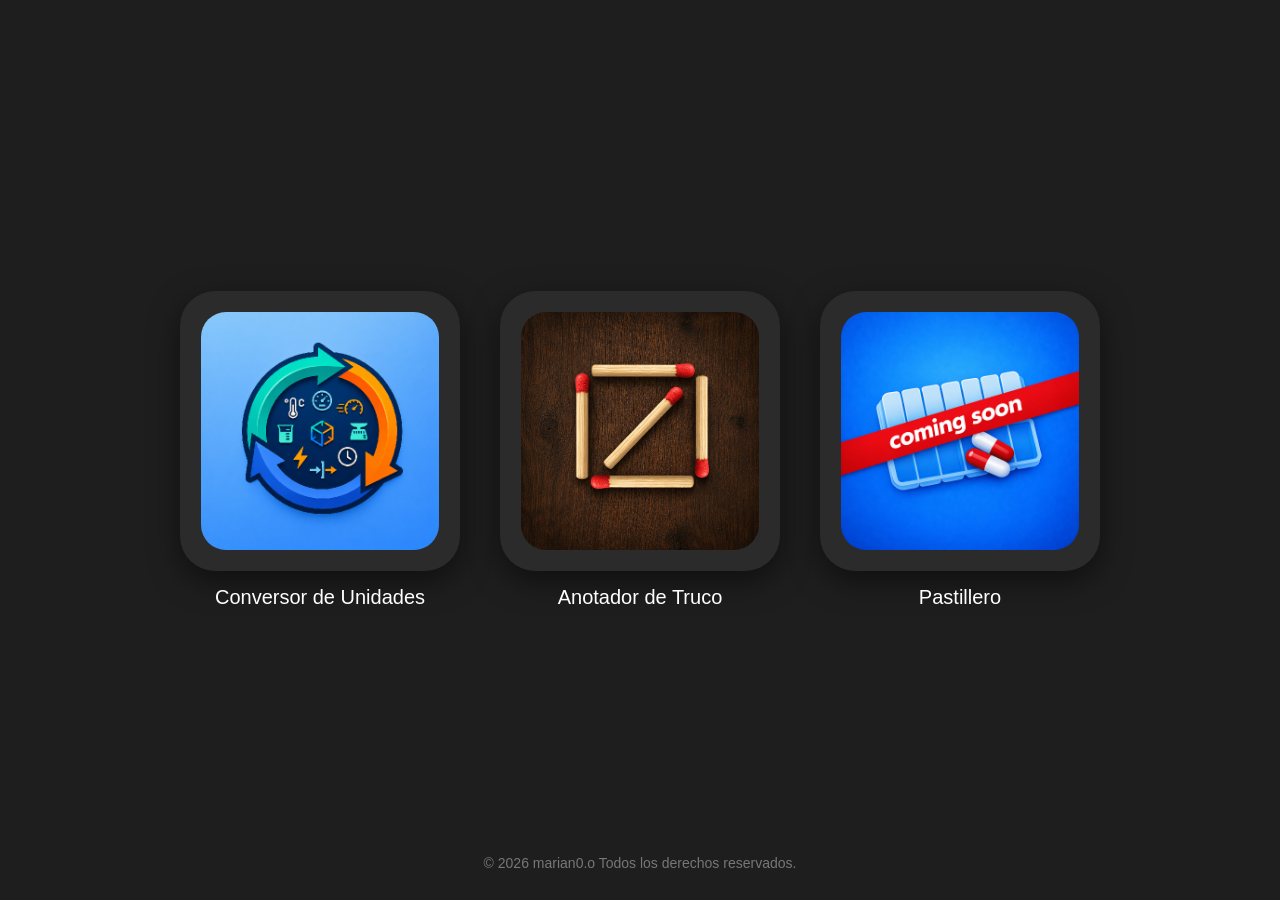
<file: index.html>
<!DOCTYPE html>

<html lang="es">

<head>

    <meta charset="UTF-8">
    <meta name="viewport" content="width=device-width, initial-scale=1.0">

    <title>Mis Aplicaciones</title>

    <link rel="stylesheet" href="css/style.css">

</head>


<body>

    <main class="container">


        <div class="app-container">

            <a class="app-card"
               href="https://play.google.com/store/apps/details?id=com.nanovall.converter"
               target="_blank">

                <img src="css/images/Converter.png"
                     alt="Conversor de Unidades">

            </a>

            <h2>Conversor de Unidades</h2>

        </div>


        <div class="app-container">

            <a class="app-card"
               href="https://play.google.com/store/apps/details?id=com.nanovall.anotadordetruco"
               target="_blank">

                <img src="css/images/Anotador de Truco.png"
                     alt="Anotador de Truco">

            </a>

            <h2>Anotador de Truco</h2>

        </div>


        <div class="app-container">

            <div class="app-card">

                <img src="css/images/Pillbox.png"
                     alt="Pastillero">

            </div>

            <h2>Pastillero</h2>

        </div>


    </main>

    <footer>

        <p>
            © 2026 marian0.o Todos los derechos reservados.
        </p>

    </footer>


</body>

</html>
</file>
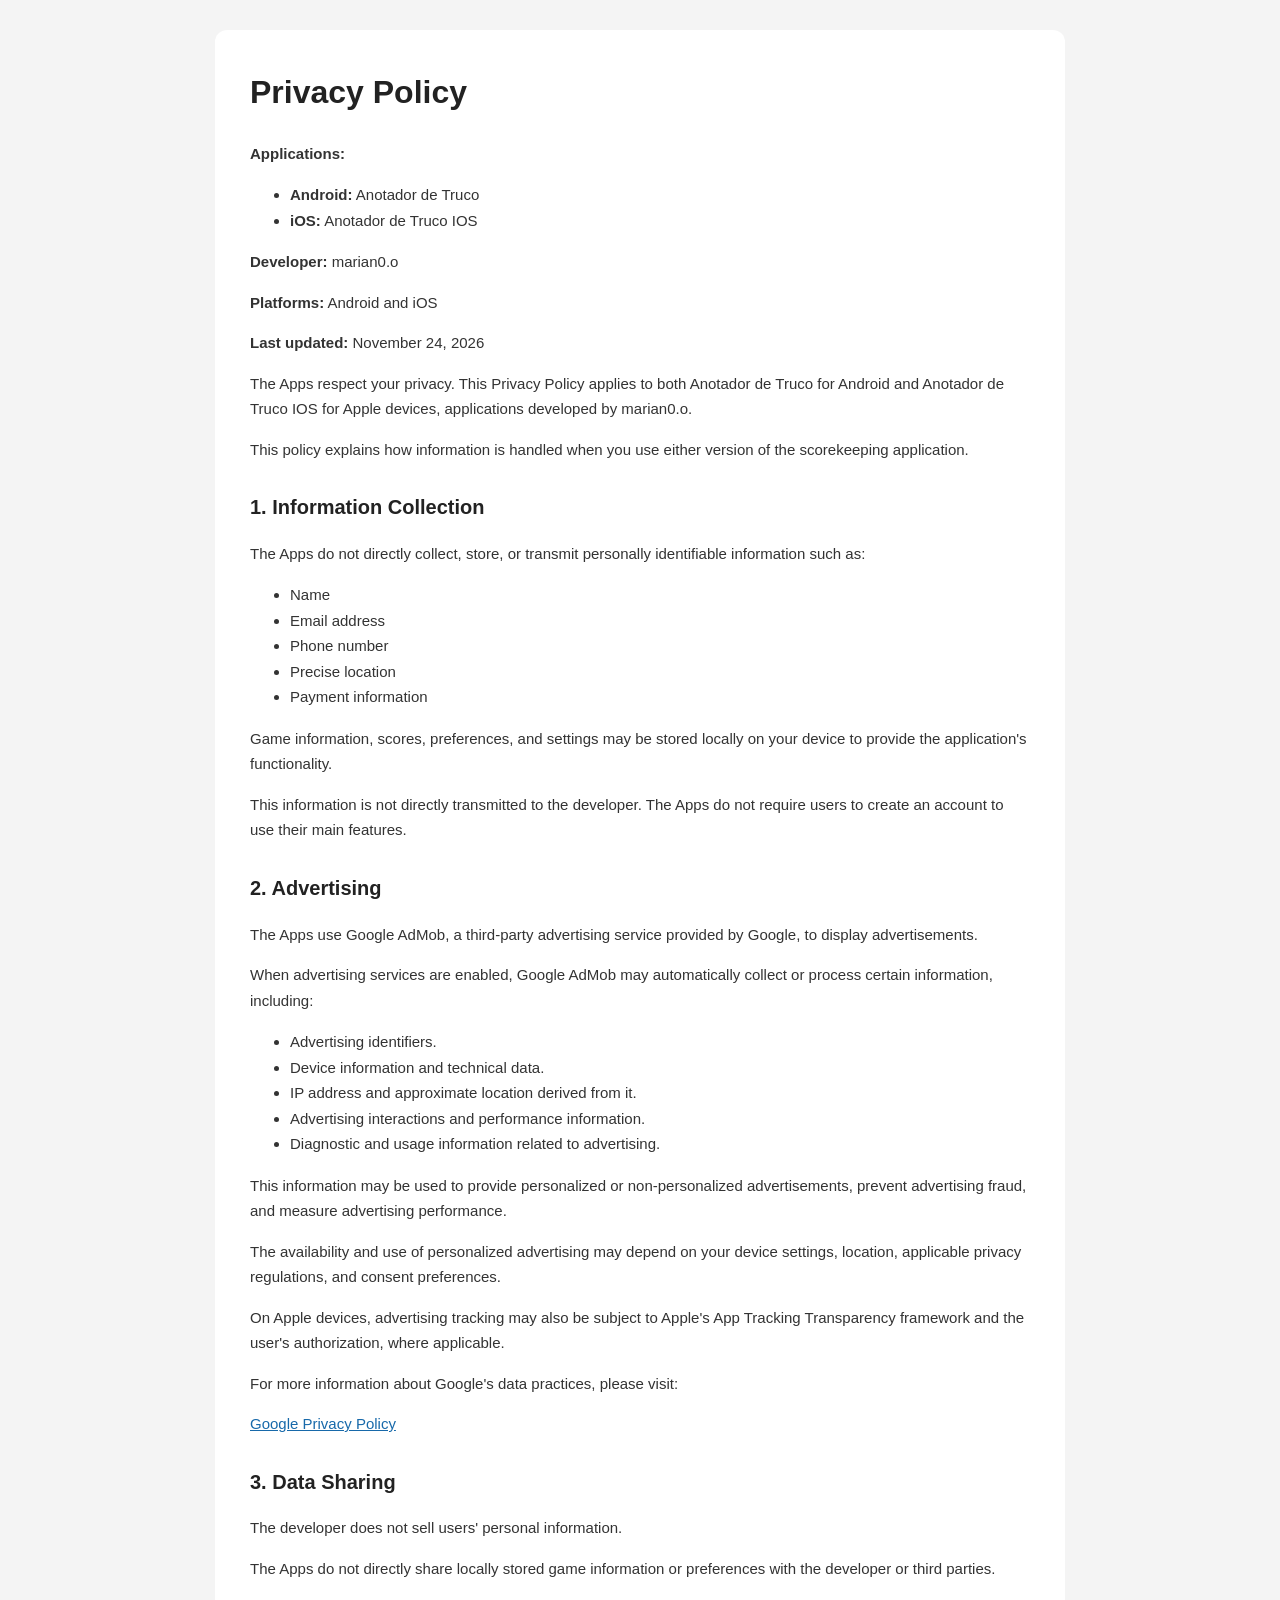
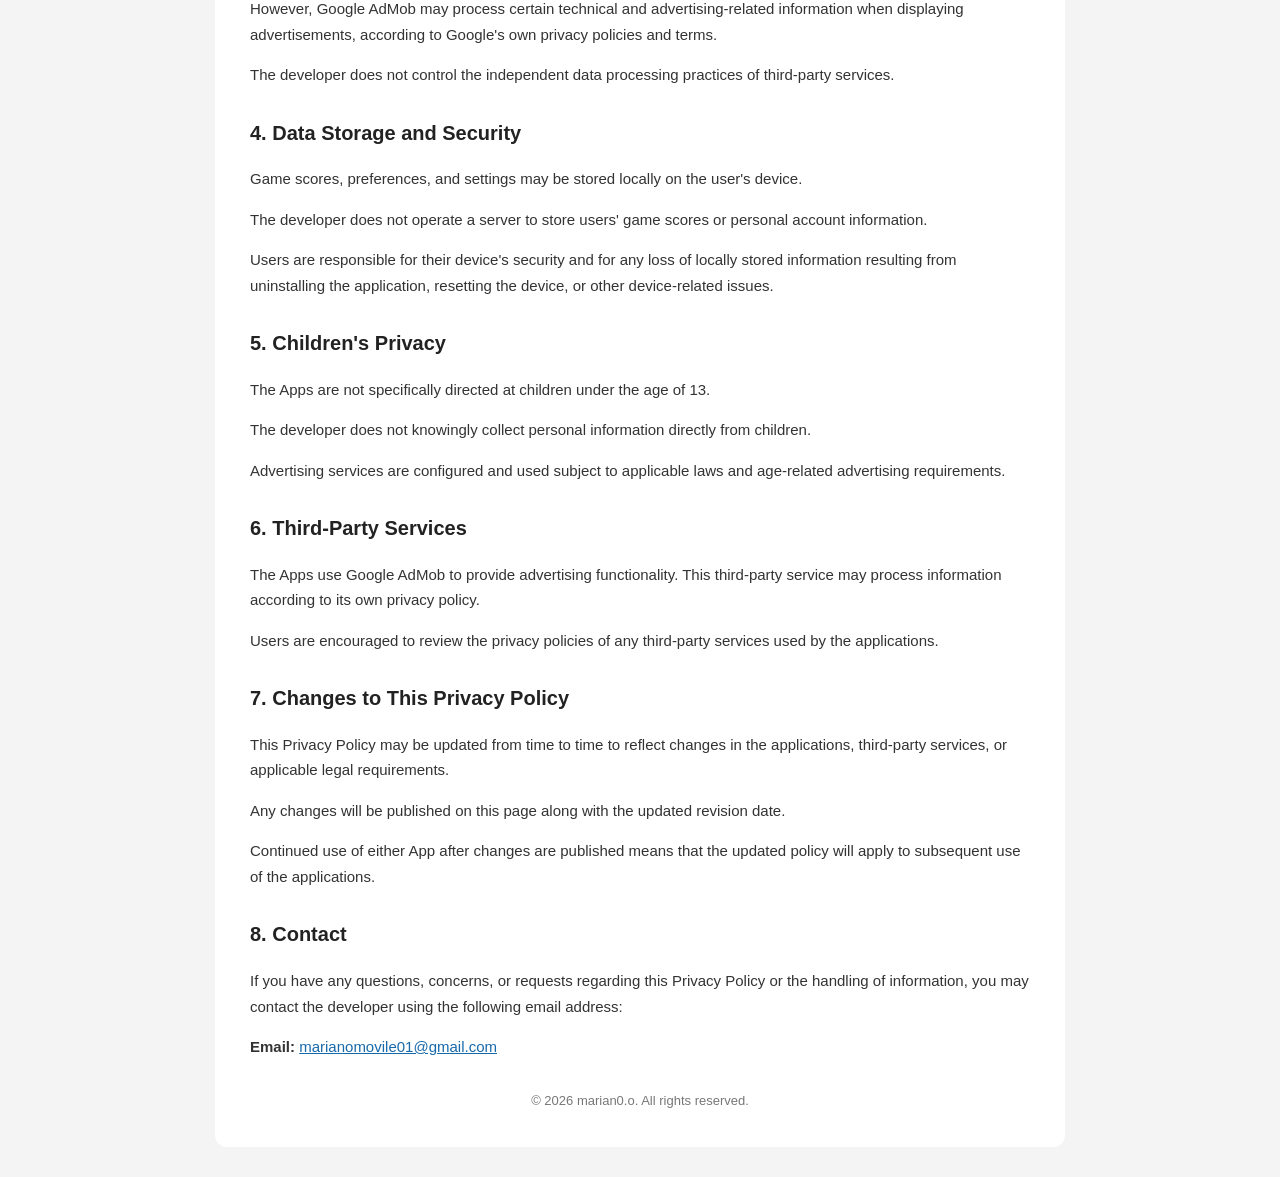
<file: AnotadorDeTruco/PrivacyPolicy.html>
<!DOCTYPE html>
<html lang="en">
<head>
    <meta charset="UTF-8">
    <meta name="viewport" content="width=device-width, initial-scale=1.0">

    <title>Privacy Policy - Anotador de Truco | marian0.o</title>

    <meta name="description" content="Privacy Policy for Anotador de Truco on Android and Anotador de Truco IOS on Apple platforms, developed by marian0.o.">

    <style>
        * {
            box-sizing: border-box;
        }

        body {
            margin: 0;
            padding: 30px 16px;
            font-family: Arial, sans-serif;
            line-height: 1.7;
            color: #333;
            background: #f4f4f4;
        }

        main {
            max-width: 850px;
            margin: 0 auto;
            padding: 35px;
            background: #fff;
            border-radius: 12px;
        }

        h1, h2 {
            color: #222;
        }

        h1 {
            margin-top: 0;
        }

        h2 {
            margin-top: 28px;
            font-size: 20px;
        }

        p, li {
            font-size: 15px;
        }

        footer {
            margin-top: 30px;
            text-align: center;
            color: #777;
            font-size: 13px;
        }

        a {
            color: #1769aa;
        }

        @media (max-width: 600px) {
            main {
                padding: 22px;
            }
        }
    </style>
</head>

<body>

<main>
    <h1>Privacy Policy</h1>

    <p><strong>Applications:</strong></p>
    <ul>
        <li><strong>Android:</strong> Anotador de Truco</li>
        <li><strong>iOS:</strong> Anotador de Truco IOS</li>
    </ul>

    <p><strong>Developer:</strong> marian0.o</p>
    <p><strong>Platforms:</strong> Android and iOS</p>
    <p><strong>Last updated:</strong> November 24, 2026</p>

    <p>
        The Apps respect your privacy.
        This Privacy Policy applies to both Anotador de Truco
        for Android and Anotador de Truco IOS for Apple devices,
        applications developed by marian0.o.
    </p>

    <p>
        This policy explains how information is handled
        when you use either version of the scorekeeping
        application.
    </p>

    <h2>1. Information Collection</h2>

    <p>
        The Apps do not directly collect, store, or transmit
        personally identifiable information such as:
    </p>

    <ul>
        <li>Name</li>
        <li>Email address</li>
        <li>Phone number</li>
        <li>Precise location</li>
        <li>Payment information</li>
    </ul>

    <p>
        Game information, scores, preferences, and settings
        may be stored locally on your device to provide
        the application's functionality.
    </p>

    <p>
        This information is not directly transmitted to
        the developer. The Apps do not require users to
        create an account to use their main features.
    </p>

    <h2>2. Advertising</h2>

    <p>
        The Apps use Google AdMob, a third-party advertising
        service provided by Google, to display advertisements.
    </p>

    <p>
        When advertising services are enabled, Google AdMob
        may automatically collect or process certain
        information, including:
    </p>

    <ul>
        <li>Advertising identifiers.</li>
        <li>Device information and technical data.</li>
        <li>IP address and approximate location derived from it.</li>
        <li>Advertising interactions and performance information.</li>
        <li>Diagnostic and usage information related to advertising.</li>
    </ul>

    <p>
        This information may be used to provide personalized
        or non-personalized advertisements, prevent advertising
        fraud, and measure advertising performance.
    </p>

    <p>
        The availability and use of personalized advertising
        may depend on your device settings, location, applicable
        privacy regulations, and consent preferences.
    </p>

    <p>
        On Apple devices, advertising tracking may also be
        subject to Apple's App Tracking Transparency framework
        and the user's authorization, where applicable.
    </p>

    <p>
        For more information about Google's data practices,
        please visit:
    </p>

    <p>
        <a href="https://policies.google.com/privacy"
           target="_blank"
           rel="noopener noreferrer">
            Google Privacy Policy
        </a>
    </p>

    <h2>3. Data Sharing</h2>

    <p>
        The developer does not sell users' personal information.
    </p>

    <p>
        The Apps do not directly share locally stored game
        information or preferences with the developer or
        third parties.
    </p>

    <p>
        However, Google AdMob may process certain technical
        and advertising-related information when displaying
        advertisements, according to Google's own privacy
        policies and terms.
    </p>

    <p>
        The developer does not control the independent data
        processing practices of third-party services.
    </p>

    <h2>4. Data Storage and Security</h2>

    <p>
        Game scores, preferences, and settings may be stored
        locally on the user's device.
    </p>

    <p>
        The developer does not operate a server to store
        users' game scores or personal account information.
    </p>

    <p>
        Users are responsible for their device's security
        and for any loss of locally stored information
        resulting from uninstalling the application,
        resetting the device, or other device-related issues.
    </p>

    <h2>5. Children's Privacy</h2>

    <p>
        The Apps are not specifically directed at children
        under the age of 13.
    </p>

    <p>
        The developer does not knowingly collect personal
        information directly from children.
    </p>

    <p>
        Advertising services are configured and used subject
        to applicable laws and age-related advertising
        requirements.
    </p>

    <h2>6. Third-Party Services</h2>

    <p>
        The Apps use Google AdMob to provide advertising
        functionality. This third-party service may process
        information according to its own privacy policy.
    </p>

    <p>
        Users are encouraged to review the privacy policies
        of any third-party services used by the applications.
    </p>

    <h2>7. Changes to This Privacy Policy</h2>

    <p>
        This Privacy Policy may be updated from time to time
        to reflect changes in the applications, third-party
        services, or applicable legal requirements.
    </p>

    <p>
        Any changes will be published on this page along
        with the updated revision date.
    </p>

    <p>
        Continued use of either App after changes are published
        means that the updated policy will apply to subsequent
        use of the applications.
    </p>

    <h2>8. Contact</h2>

    <p>
        If you have any questions, concerns, or requests
        regarding this Privacy Policy or the handling
        of information, you may contact the developer
        using the following email address:
    </p>

    <p>
        <strong>Email:</strong>
        <a href="mailto:marianomovile01@gmail.com">
            marianomovile01@gmail.com
        </a>
    </p>

    <footer>
        © 2026 marian0.o. All rights reserved.
    </footer>
</main>

</body>
</html>
</file>
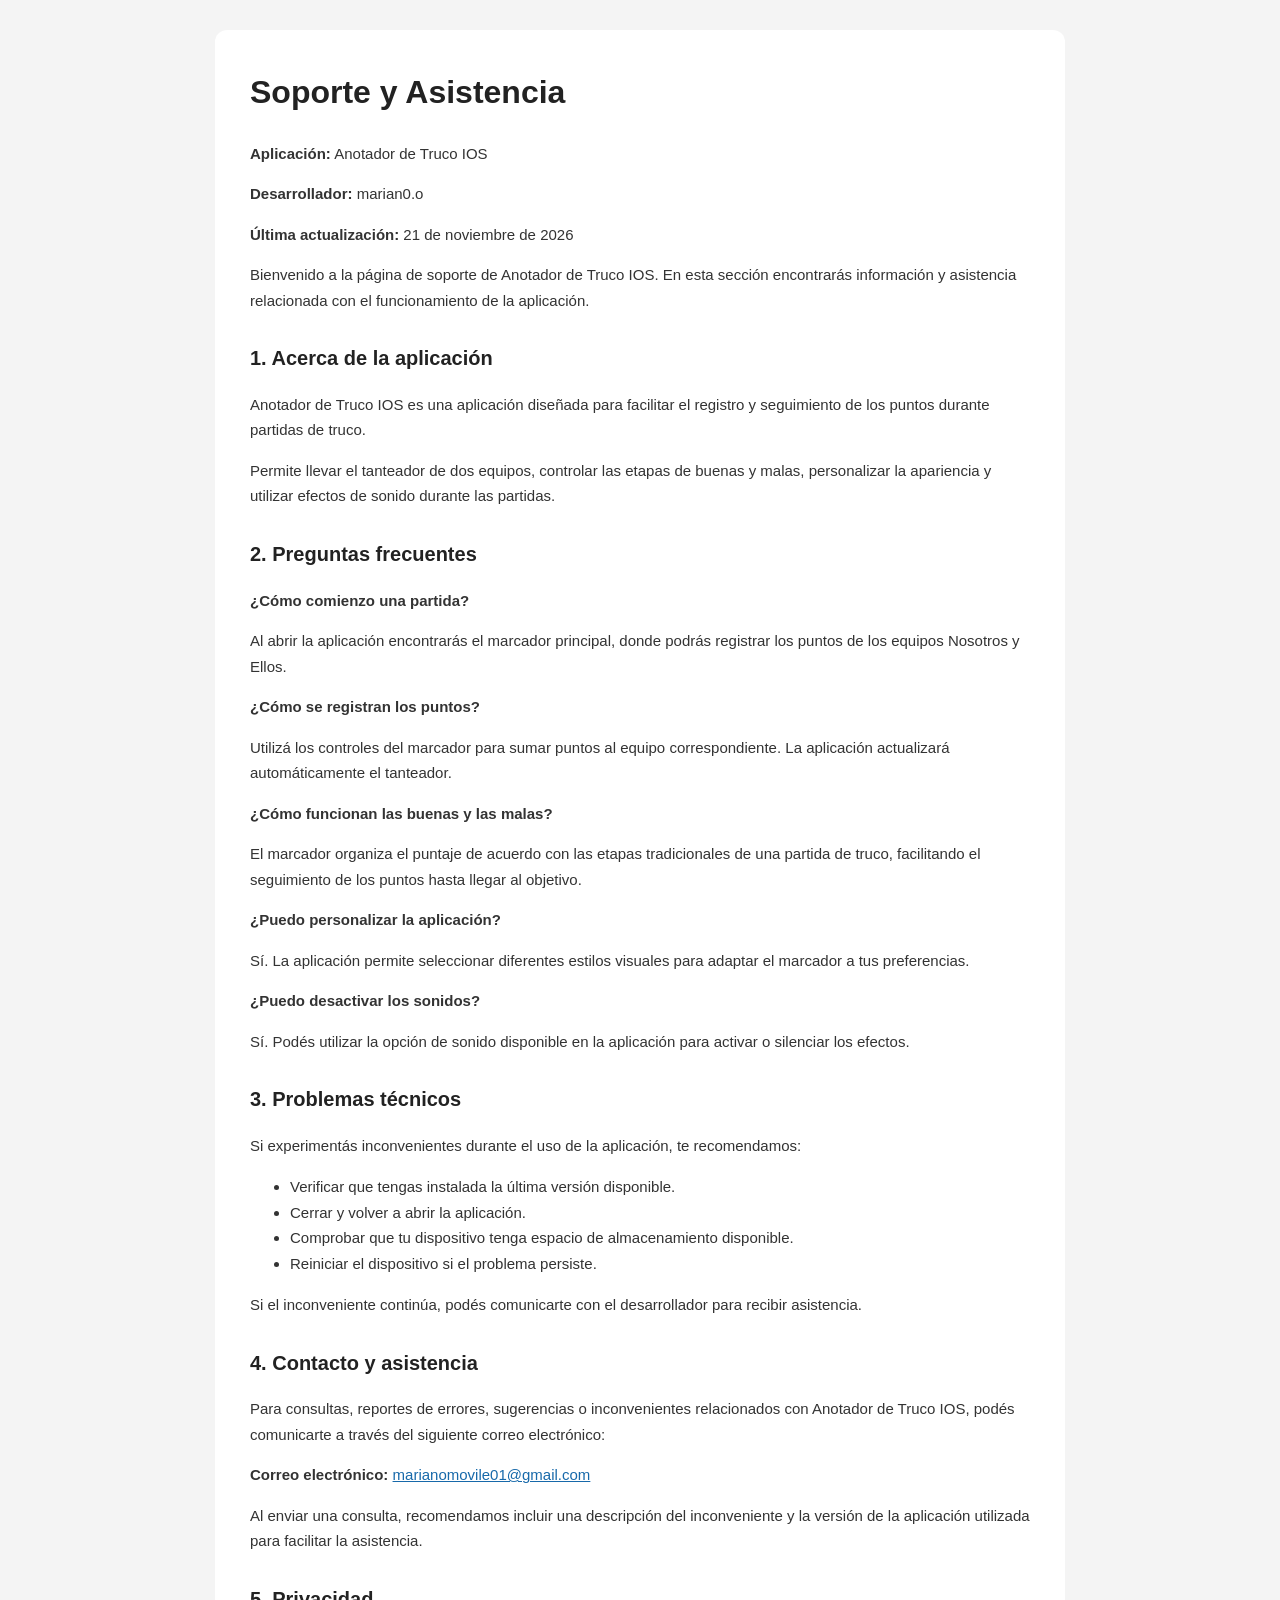
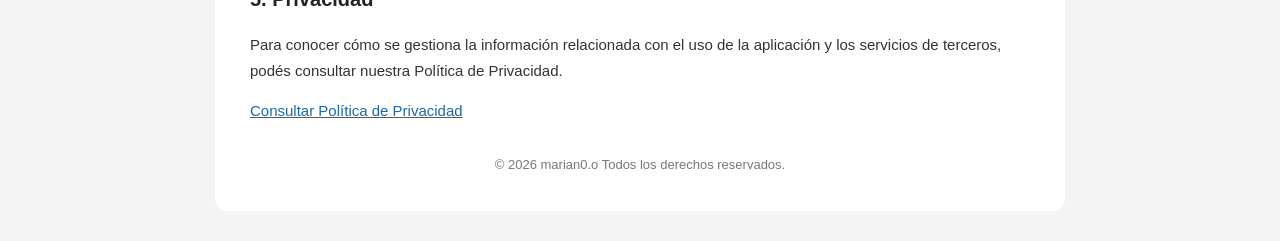
<file: AnotadorDeTruco/SoporteIOS.html>
<!DOCTYPE html>
<html lang="es">
<head>
    <meta charset="UTF-8">
    <meta name="viewport" content="width=device-width, initial-scale=1.0">

    <title>Soporte - Anotador de Truco IOS | marian0.o</title>

    <meta name="description" content="Página de soporte y asistencia de Anotador de Truco IOS, aplicación desarrollada por marian0.o.">

    <style>
        * {
            box-sizing: border-box;
        }

        body {
            margin: 0;
            padding: 30px 16px;
            font-family: Arial, sans-serif;
            line-height: 1.7;
            color: #333;
            background: #f4f4f4;
        }

        main {
            max-width: 850px;
            margin: 0 auto;
            padding: 35px;
            background: #fff;
            border-radius: 12px;
        }

        h1, h2 {
            color: #222;
        }

        h1 {
            margin-top: 0;
        }

        h2 {
            margin-top: 28px;
            font-size: 20px;
        }

        p, li {
            font-size: 15px;
        }

        footer {
            margin-top: 30px;
            text-align: center;
            color: #777;
            font-size: 13px;
        }

        a {
            color: #1769aa;
        }

        @media (max-width: 600px) {
            main {
                padding: 22px;
            }
        }
    </style>
</head>

<body>

<main>
    <h1>Soporte y Asistencia</h1>

    <p><strong>Aplicación:</strong> Anotador de Truco IOS</p>
    <p><strong>Desarrollador:</strong> marian0.o</p>
    <p><strong>Última actualización:</strong> 21 de noviembre de 2026</p>

    <p>
        Bienvenido a la página de soporte de Anotador de Truco IOS.
        En esta sección encontrarás información y asistencia
        relacionada con el funcionamiento de la aplicación.
    </p>

    <h2>1. Acerca de la aplicación</h2>

    <p>
        Anotador de Truco IOS es una aplicación diseñada para facilitar
        el registro y seguimiento de los puntos durante partidas
        de truco.
    </p>

    <p>
        Permite llevar el tanteador de dos equipos, controlar las
        etapas de buenas y malas, personalizar la apariencia
        y utilizar efectos de sonido durante las partidas.
    </p>

    <h2>2. Preguntas frecuentes</h2>

    <p><strong>¿Cómo comienzo una partida?</strong></p>

    <p>
        Al abrir la aplicación encontrarás el marcador principal,
        donde podrás registrar los puntos de los equipos
        Nosotros y Ellos.
    </p>

    <p><strong>¿Cómo se registran los puntos?</strong></p>

    <p>
        Utilizá los controles del marcador para sumar puntos
        al equipo correspondiente. La aplicación actualizará
        automáticamente el tanteador.
    </p>

    <p><strong>¿Cómo funcionan las buenas y las malas?</strong></p>

    <p>
        El marcador organiza el puntaje de acuerdo con las etapas
        tradicionales de una partida de truco, facilitando
        el seguimiento de los puntos hasta llegar al objetivo.
    </p>

    <p><strong>¿Puedo personalizar la aplicación?</strong></p>

    <p>
        Sí. La aplicación permite seleccionar diferentes estilos
        visuales para adaptar el marcador a tus preferencias.
    </p>

    <p><strong>¿Puedo desactivar los sonidos?</strong></p>

    <p>
        Sí. Podés utilizar la opción de sonido disponible
        en la aplicación para activar o silenciar los efectos.
    </p>

    <h2>3. Problemas técnicos</h2>

    <p>
        Si experimentás inconvenientes durante el uso de la
        aplicación, te recomendamos:
    </p>

    <ul>
        <li>Verificar que tengas instalada la última versión disponible.</li>
        <li>Cerrar y volver a abrir la aplicación.</li>
        <li>Comprobar que tu dispositivo tenga espacio de almacenamiento disponible.</li>
        <li>Reiniciar el dispositivo si el problema persiste.</li>
    </ul>

    <p>
        Si el inconveniente continúa, podés comunicarte con
        el desarrollador para recibir asistencia.
    </p>

    <h2>4. Contacto y asistencia</h2>

    <p>
        Para consultas, reportes de errores, sugerencias o
        inconvenientes relacionados con Anotador de Truco IOS,
        podés comunicarte a través del siguiente correo electrónico:
    </p>

    <p>
        <strong>Correo electrónico:</strong>
        <a href="mailto:marianomovile01@gmail.com">
            marianomovile01@gmail.com
        </a>
    </p>

    <p>
        Al enviar una consulta, recomendamos incluir una
        descripción del inconveniente y la versión de la
        aplicación utilizada para facilitar la asistencia.
    </p>

    <h2>5. Privacidad</h2>

    <p>
        Para conocer cómo se gestiona la información relacionada
        con el uso de la aplicación y los servicios de terceros,
        podés consultar nuestra Política de Privacidad.
    </p>

    <p>
        <a href="/AnotadorDeTruco/PrivacyPolicy.html">
            Consultar Política de Privacidad
        </a>
    </p>

    <footer>
        © 2026 marian0.o Todos los derechos reservados.
    </footer>
</main>

</body>
</html>
</file>
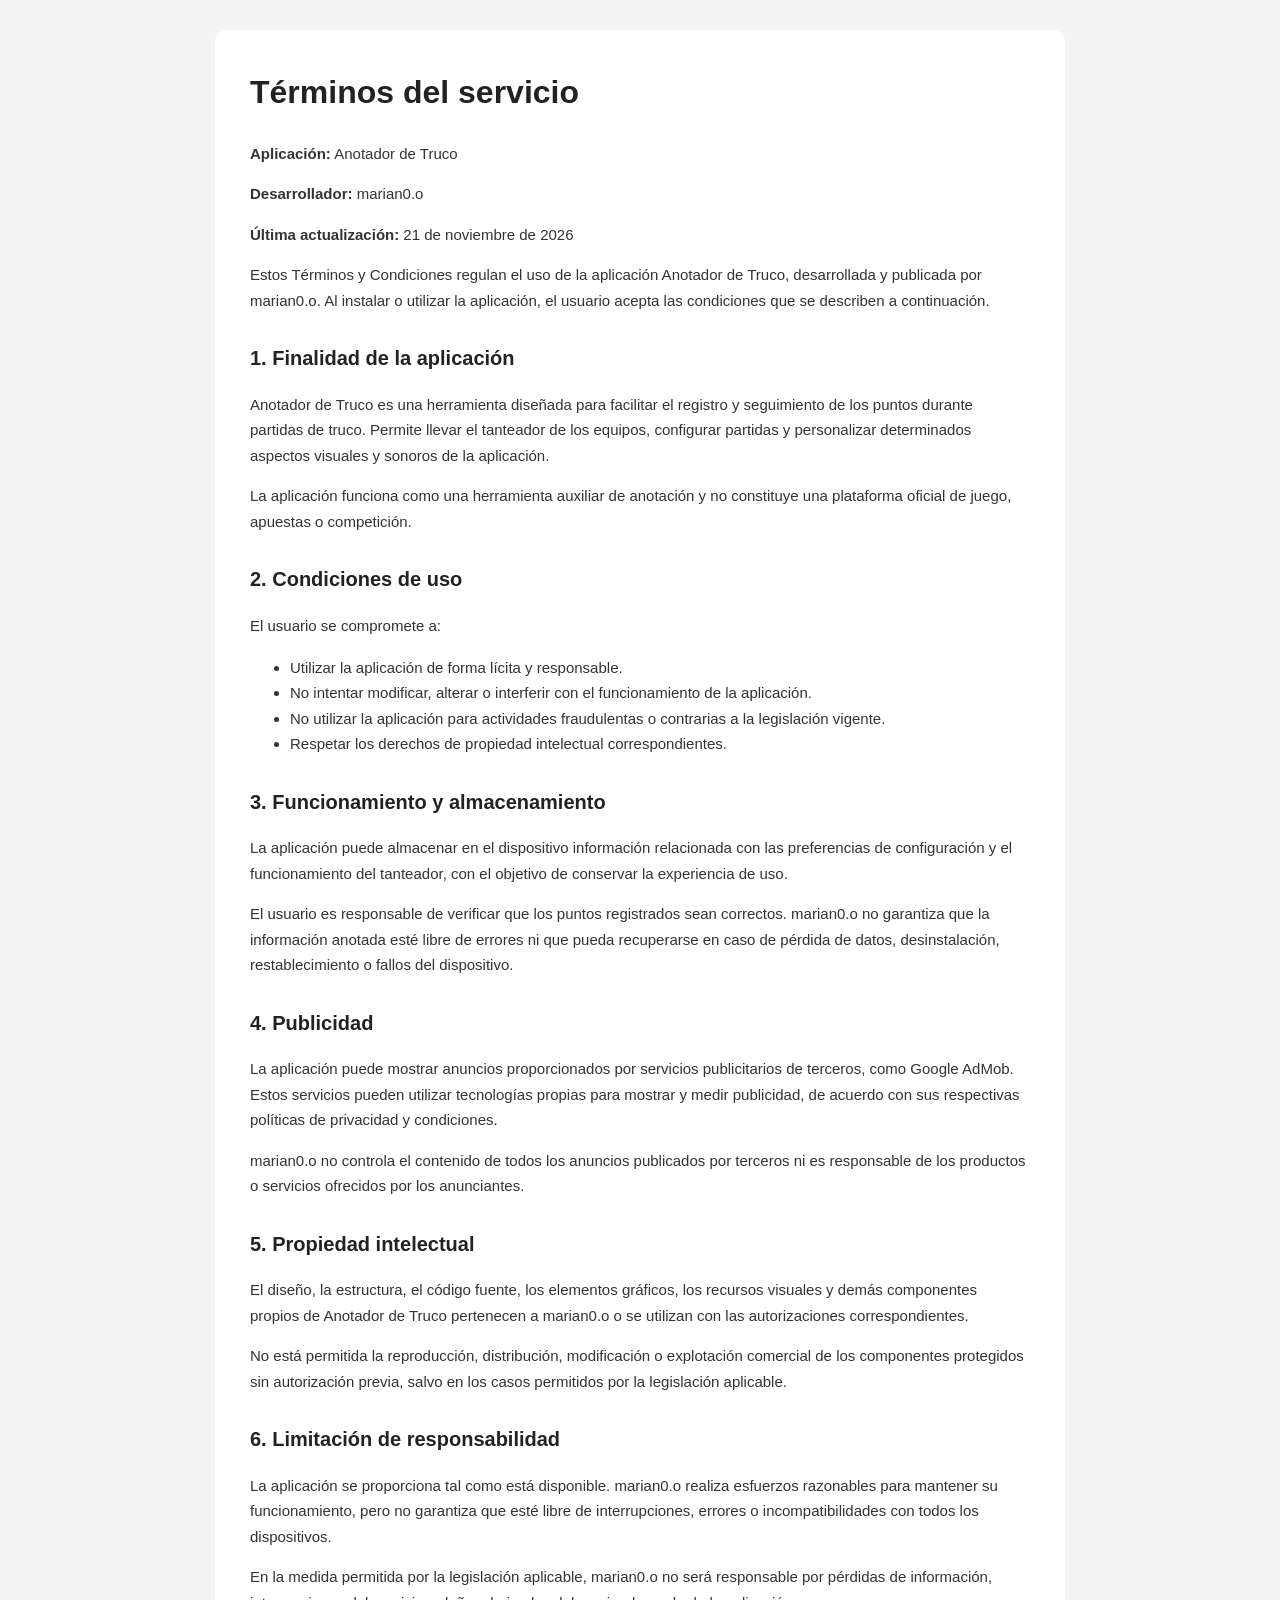
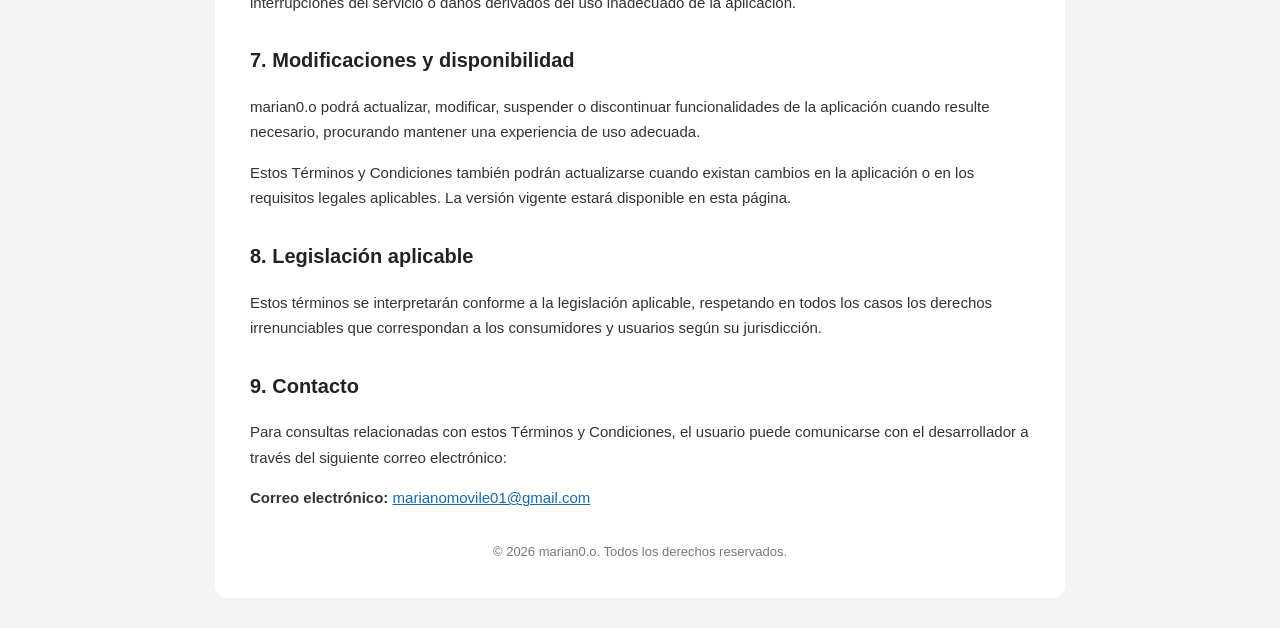
<file: AnotadorDeTruco/TerminosDelServicio.html>
<!DOCTYPE html>
<html lang="es">
<head>
    <meta charset="UTF-8">
    <meta name="viewport" content="width=device-width, initial-scale=1.0">

    <title>Términos y Condiciones - Anotador de Truco | marian0.o</title>

    <meta name="description" content="Términos y condiciones de uso de Anotador de Truco, aplicación desarrollada por marian0.o.">

    <style>
        * {
            box-sizing: border-box;
        }

        body {
            margin: 0;
            padding: 30px 16px;
            font-family: Arial, sans-serif;
            line-height: 1.7;
            color: #333;
            background: #f4f4f4;
        }

        main {
            max-width: 850px;
            margin: 0 auto;
            padding: 35px;
            background: #fff;
            border-radius: 12px;
        }

        h1, h2 {
            color: #222;
        }

        h1 {
            margin-top: 0;
        }

        h2 {
            margin-top: 28px;
            font-size: 20px;
        }

        p, li {
            font-size: 15px;
        }

        footer {
            margin-top: 30px;
            text-align: center;
            color: #777;
            font-size: 13px;
        }

        a {
            color: #1769aa;
        }

        @media (max-width: 600px) {
            main {
                padding: 22px;
            }
        }
    </style>
</head>

<body>

<main>
    <h1>Términos del servicio</h1>

    <p><strong>Aplicación:</strong> Anotador de Truco</p>
    <p><strong>Desarrollador:</strong> marian0.o</p>
    <p><strong>Última actualización:</strong> 21 de noviembre de 2026</p>

    <p>
        Estos Términos y Condiciones regulan el uso de la aplicación
        Anotador de Truco, desarrollada y publicada por marian0.o.
        Al instalar o utilizar la aplicación, el usuario acepta
        las condiciones que se describen a continuación.
    </p>

    <h2>1. Finalidad de la aplicación</h2>

    <p>
        Anotador de Truco es una herramienta diseñada para facilitar
        el registro y seguimiento de los puntos durante partidas
        de truco. Permite llevar el tanteador de los equipos,
        configurar partidas y personalizar determinados aspectos
        visuales y sonoros de la aplicación.
    </p>

    <p>
        La aplicación funciona como una herramienta auxiliar de
        anotación y no constituye una plataforma oficial de juego,
        apuestas o competición.
    </p>

    <h2>2. Condiciones de uso</h2>

    <p>El usuario se compromete a:</p>

    <ul>
        <li>Utilizar la aplicación de forma lícita y responsable.</li>
        <li>No intentar modificar, alterar o interferir con el funcionamiento de la aplicación.</li>
        <li>No utilizar la aplicación para actividades fraudulentas o contrarias a la legislación vigente.</li>
        <li>Respetar los derechos de propiedad intelectual correspondientes.</li>
    </ul>

    <h2>3. Funcionamiento y almacenamiento</h2>

    <p>
        La aplicación puede almacenar en el dispositivo información
        relacionada con las preferencias de configuración y el
        funcionamiento del tanteador, con el objetivo de conservar
        la experiencia de uso.
    </p>

    <p>
        El usuario es responsable de verificar que los puntos
        registrados sean correctos. marian0.o no garantiza que la
        información anotada esté libre de errores ni que pueda
        recuperarse en caso de pérdida de datos, desinstalación,
        restablecimiento o fallos del dispositivo.
    </p>

    <h2>4. Publicidad</h2>

    <p>
        La aplicación puede mostrar anuncios proporcionados por
        servicios publicitarios de terceros, como Google AdMob.
        Estos servicios pueden utilizar tecnologías propias para
        mostrar y medir publicidad, de acuerdo con sus respectivas
        políticas de privacidad y condiciones.
    </p>

    <p>
        marian0.o no controla el contenido de todos los anuncios
        publicados por terceros ni es responsable de los productos
        o servicios ofrecidos por los anunciantes.
    </p>

    <h2>5. Propiedad intelectual</h2>

    <p>
        El diseño, la estructura, el código fuente, los elementos
        gráficos, los recursos visuales y demás componentes propios
        de Anotador de Truco pertenecen a marian0.o o se utilizan
        con las autorizaciones correspondientes.
    </p>

    <p>
        No está permitida la reproducción, distribución,
        modificación o explotación comercial de los componentes
        protegidos sin autorización previa, salvo en los casos
        permitidos por la legislación aplicable.
    </p>

    <h2>6. Limitación de responsabilidad</h2>

    <p>
        La aplicación se proporciona tal como está disponible.
        marian0.o realiza esfuerzos razonables para mantener su
        funcionamiento, pero no garantiza que esté libre de
        interrupciones, errores o incompatibilidades con todos
        los dispositivos.
    </p>

    <p>
        En la medida permitida por la legislación aplicable,
        marian0.o no será responsable por pérdidas de información,
        interrupciones del servicio o daños derivados del uso
        inadecuado de la aplicación.
    </p>

    <h2>7. Modificaciones y disponibilidad</h2>

    <p>
        marian0.o podrá actualizar, modificar, suspender o
        discontinuar funcionalidades de la aplicación cuando
        resulte necesario, procurando mantener una experiencia
        de uso adecuada.
    </p>

    <p>
        Estos Términos y Condiciones también podrán actualizarse
        cuando existan cambios en la aplicación o en los requisitos
        legales aplicables. La versión vigente estará disponible
        en esta página.
    </p>

    <h2>8. Legislación aplicable</h2>

    <p>
        Estos términos se interpretarán conforme a la legislación
        aplicable, respetando en todos los casos los derechos
        irrenunciables que correspondan a los consumidores
        y usuarios según su jurisdicción.
    </p>

    <h2>9. Contacto</h2>

    <p>
        Para consultas relacionadas con estos Términos y
        Condiciones, el usuario puede comunicarse con el
        desarrollador a través del siguiente correo electrónico:
    </p>

    <p>
        <strong>Correo electrónico:</strong>
        <a href="mailto:marianomovile01@gmail.com">
            marianomovile01@gmail.com
        </a>
    </p>

    <footer>
        © 2026 marian0.o. Todos los derechos reservados.
    </footer>
</main>

</body>
</html>
</file>
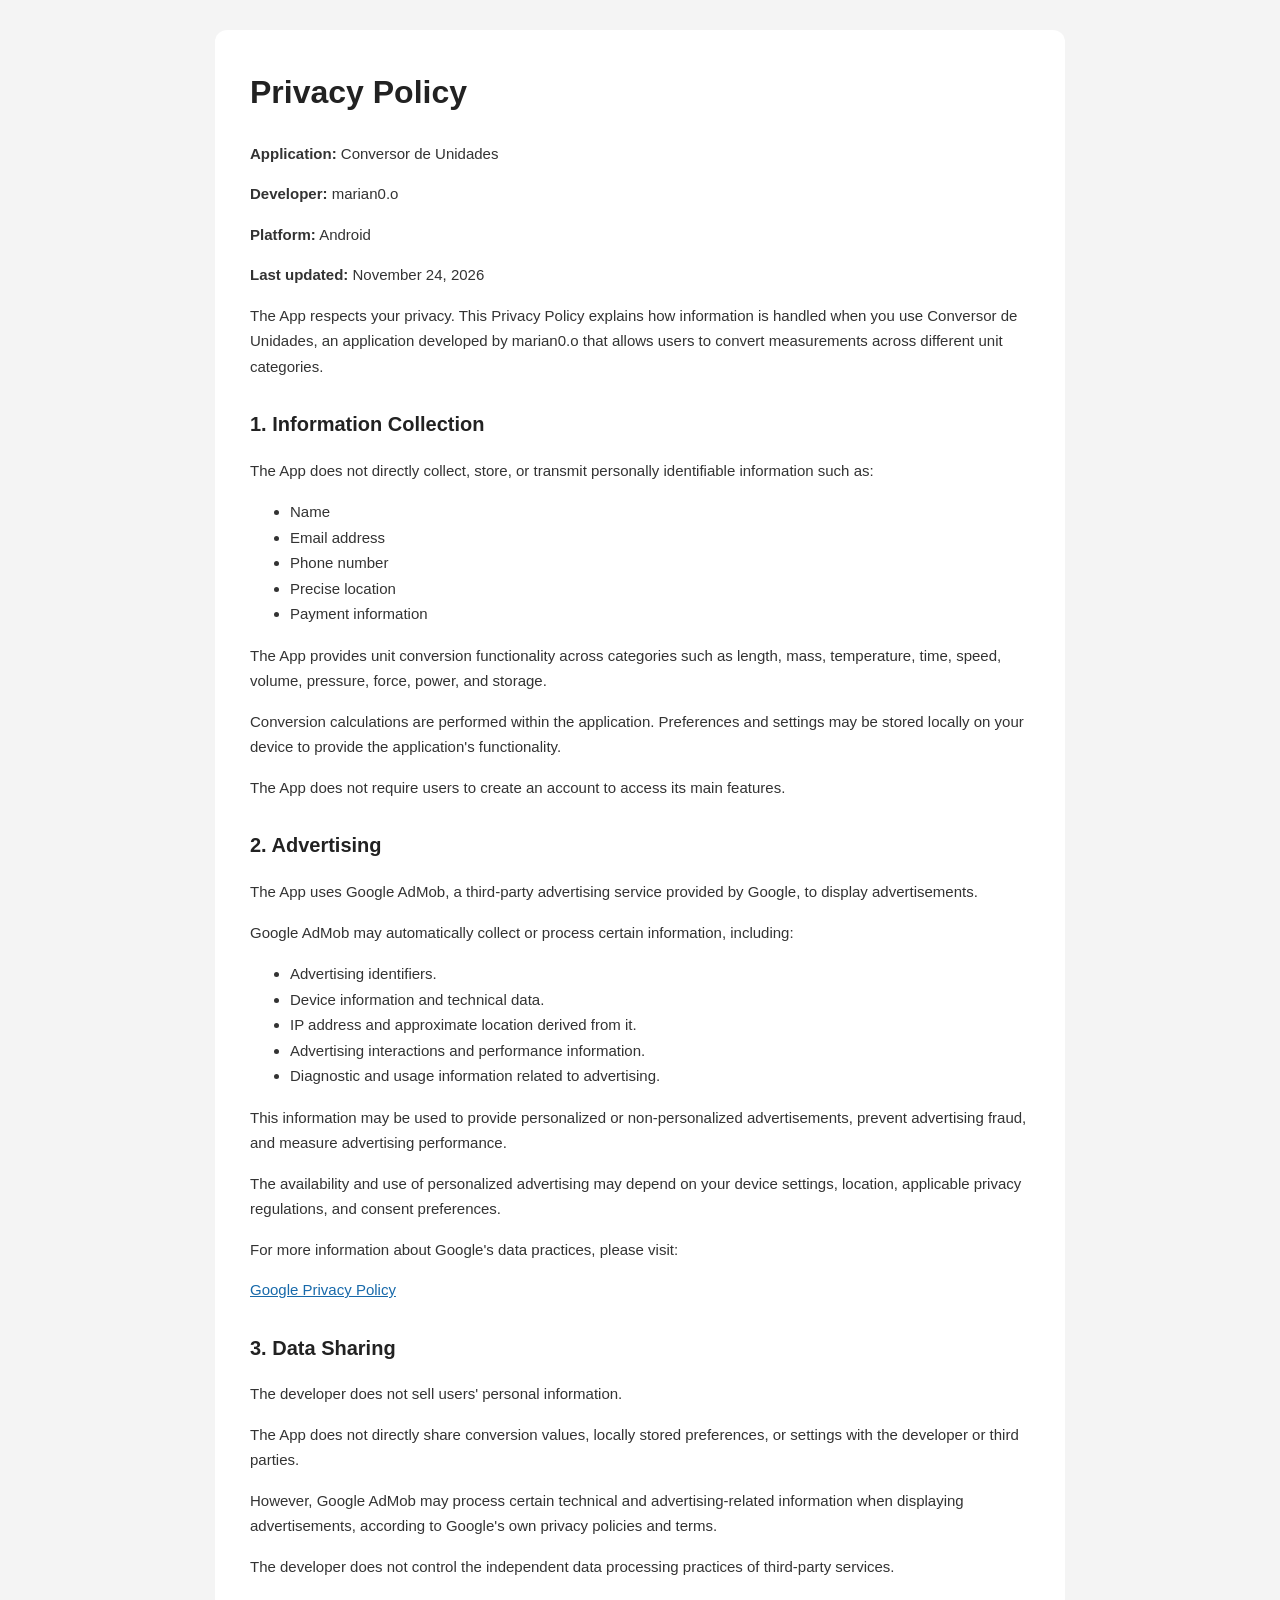
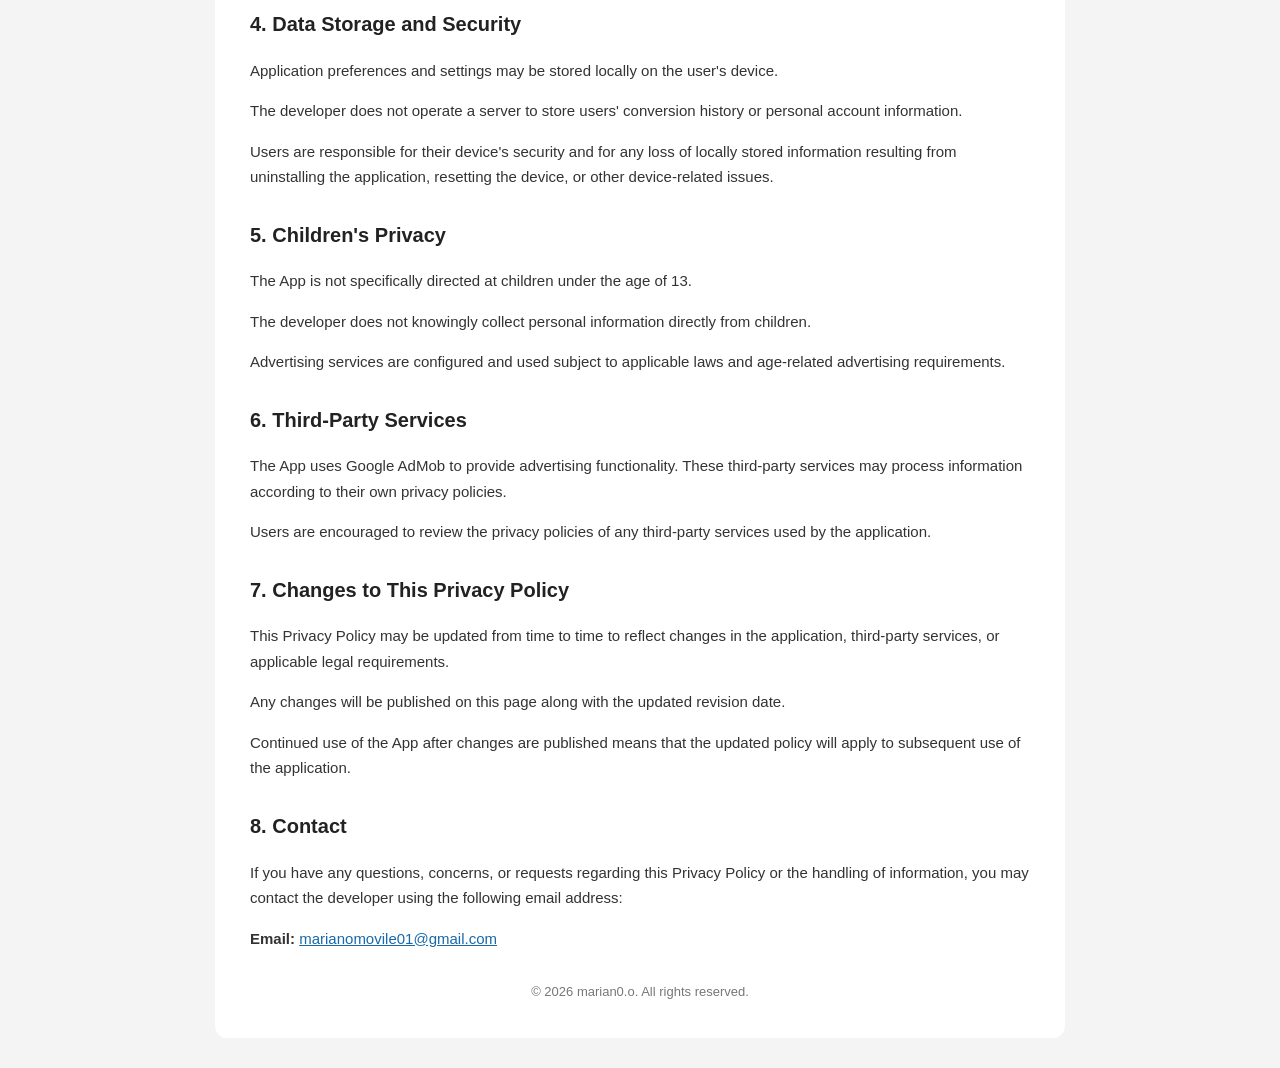
<file: ConversorDeUnidades/PrivacyPolicy.html>
<!DOCTYPE html>
<html lang="en">
<head>
    <meta charset="UTF-8">
    <meta name="viewport" content="width=device-width, initial-scale=1.0">

    <title>Privacy Policy - Conversor de Unidades | marian0.o</title>

    <meta name="description" content="Privacy Policy for Conversor de Unidades, an application developed by marian0.o.">

    <style>
        * {
            box-sizing: border-box;
        }

        body {
            margin: 0;
            padding: 30px 16px;
            font-family: Arial, sans-serif;
            line-height: 1.7;
            color: #333;
            background: #f4f4f4;
        }

        main {
            max-width: 850px;
            margin: 0 auto;
            padding: 35px;
            background: #fff;
            border-radius: 12px;
        }

        h1, h2 {
            color: #222;
        }

        h1 {
            margin-top: 0;
        }

        h2 {
            margin-top: 28px;
            font-size: 20px;
        }

        p, li {
            font-size: 15px;
        }

        footer {
            margin-top: 30px;
            text-align: center;
            color: #777;
            font-size: 13px;
        }

        a {
            color: #1769aa;
        }

        @media (max-width: 600px) {
            main {
                padding: 22px;
            }
        }
    </style>
</head>

<body>

<main>
    <h1>Privacy Policy</h1>

    <p><strong>Application:</strong> Conversor de Unidades</p>
    <p><strong>Developer:</strong> marian0.o</p>
    <p><strong>Platform:</strong> Android</p>
    <p><strong>Last updated:</strong> November 24, 2026</p>

    <p>
        The App respects your privacy.
        This Privacy Policy explains how information is handled
        when you use Conversor de Unidades, an application
        developed by marian0.o that allows users to convert
        measurements across different unit categories.
    </p>

    <h2>1. Information Collection</h2>

    <p>
        The App does not directly collect, store, or transmit
        personally identifiable information such as:
    </p>

    <ul>
        <li>Name</li>
        <li>Email address</li>
        <li>Phone number</li>
        <li>Precise location</li>
        <li>Payment information</li>
    </ul>

    <p>
        The App provides unit conversion functionality across
        categories such as length, mass, temperature, time,
        speed, volume, pressure, force, power, and storage.
    </p>

    <p>
        Conversion calculations are performed within the
        application. Preferences and settings may be stored
        locally on your device to provide the application's
        functionality.
    </p>

    <p>
        The App does not require users to create an account
        to access its main features.
    </p>

    <h2>2. Advertising</h2>

    <p>
        The App uses Google AdMob, a third-party advertising
        service provided by Google, to display advertisements.
    </p>

    <p>
        Google AdMob may automatically collect or process
        certain information, including:
    </p>

    <ul>
        <li>Advertising identifiers.</li>
        <li>Device information and technical data.</li>
        <li>IP address and approximate location derived from it.</li>
        <li>Advertising interactions and performance information.</li>
        <li>Diagnostic and usage information related to advertising.</li>
    </ul>

    <p>
        This information may be used to provide personalized
        or non-personalized advertisements, prevent advertising
        fraud, and measure advertising performance.
    </p>

    <p>
        The availability and use of personalized advertising
        may depend on your device settings, location, applicable
        privacy regulations, and consent preferences.
    </p>

    <p>
        For more information about Google's data practices,
        please visit:
    </p>

    <p>
        <a href="https://policies.google.com/privacy"
           target="_blank"
           rel="noopener noreferrer">
            Google Privacy Policy
        </a>
    </p>

    <h2>3. Data Sharing</h2>

    <p>
        The developer does not sell users' personal information.
    </p>

    <p>
        The App does not directly share conversion values,
        locally stored preferences, or settings with the
        developer or third parties.
    </p>

    <p>
        However, Google AdMob may process certain technical
        and advertising-related information when displaying
        advertisements, according to Google's own privacy
        policies and terms.
    </p>

    <p>
        The developer does not control the independent data
        processing practices of third-party services.
    </p>

    <h2>4. Data Storage and Security</h2>

    <p>
        Application preferences and settings may be stored
        locally on the user's device.
    </p>

    <p>
        The developer does not operate a server to store
        users' conversion history or personal account information.
    </p>

    <p>
        Users are responsible for their device's security
        and for any loss of locally stored information
        resulting from uninstalling the application,
        resetting the device, or other device-related issues.
    </p>

    <h2>5. Children's Privacy</h2>

    <p>
        The App is not specifically directed at children
        under the age of 13.
    </p>

    <p>
        The developer does not knowingly collect personal
        information directly from children.
    </p>

    <p>
        Advertising services are configured and used subject
        to applicable laws and age-related advertising
        requirements.
    </p>

    <h2>6. Third-Party Services</h2>

    <p>
        The App uses Google AdMob to provide advertising
        functionality. These third-party services may process
        information according to their own privacy policies.
    </p>

    <p>
        Users are encouraged to review the privacy policies
        of any third-party services used by the application.
    </p>

    <h2>7. Changes to This Privacy Policy</h2>

    <p>
        This Privacy Policy may be updated from time to time
        to reflect changes in the application, third-party
        services, or applicable legal requirements.
    </p>

    <p>
        Any changes will be published on this page along
        with the updated revision date.
    </p>

    <p>
        Continued use of the App after changes are published
        means that the updated policy will apply to subsequent
        use of the application.
    </p>

    <h2>8. Contact</h2>

    <p>
        If you have any questions, concerns, or requests
        regarding this Privacy Policy or the handling
        of information, you may contact the developer
        using the following email address:
    </p>

    <p>
        <strong>Email:</strong>
        <a href="mailto:marianomovile01@gmail.com">
            marianomovile01@gmail.com
        </a>
    </p>

    <footer>
        © 2026 marian0.o. All rights reserved.
    </footer>
</main>

</body>
</html>
</file>
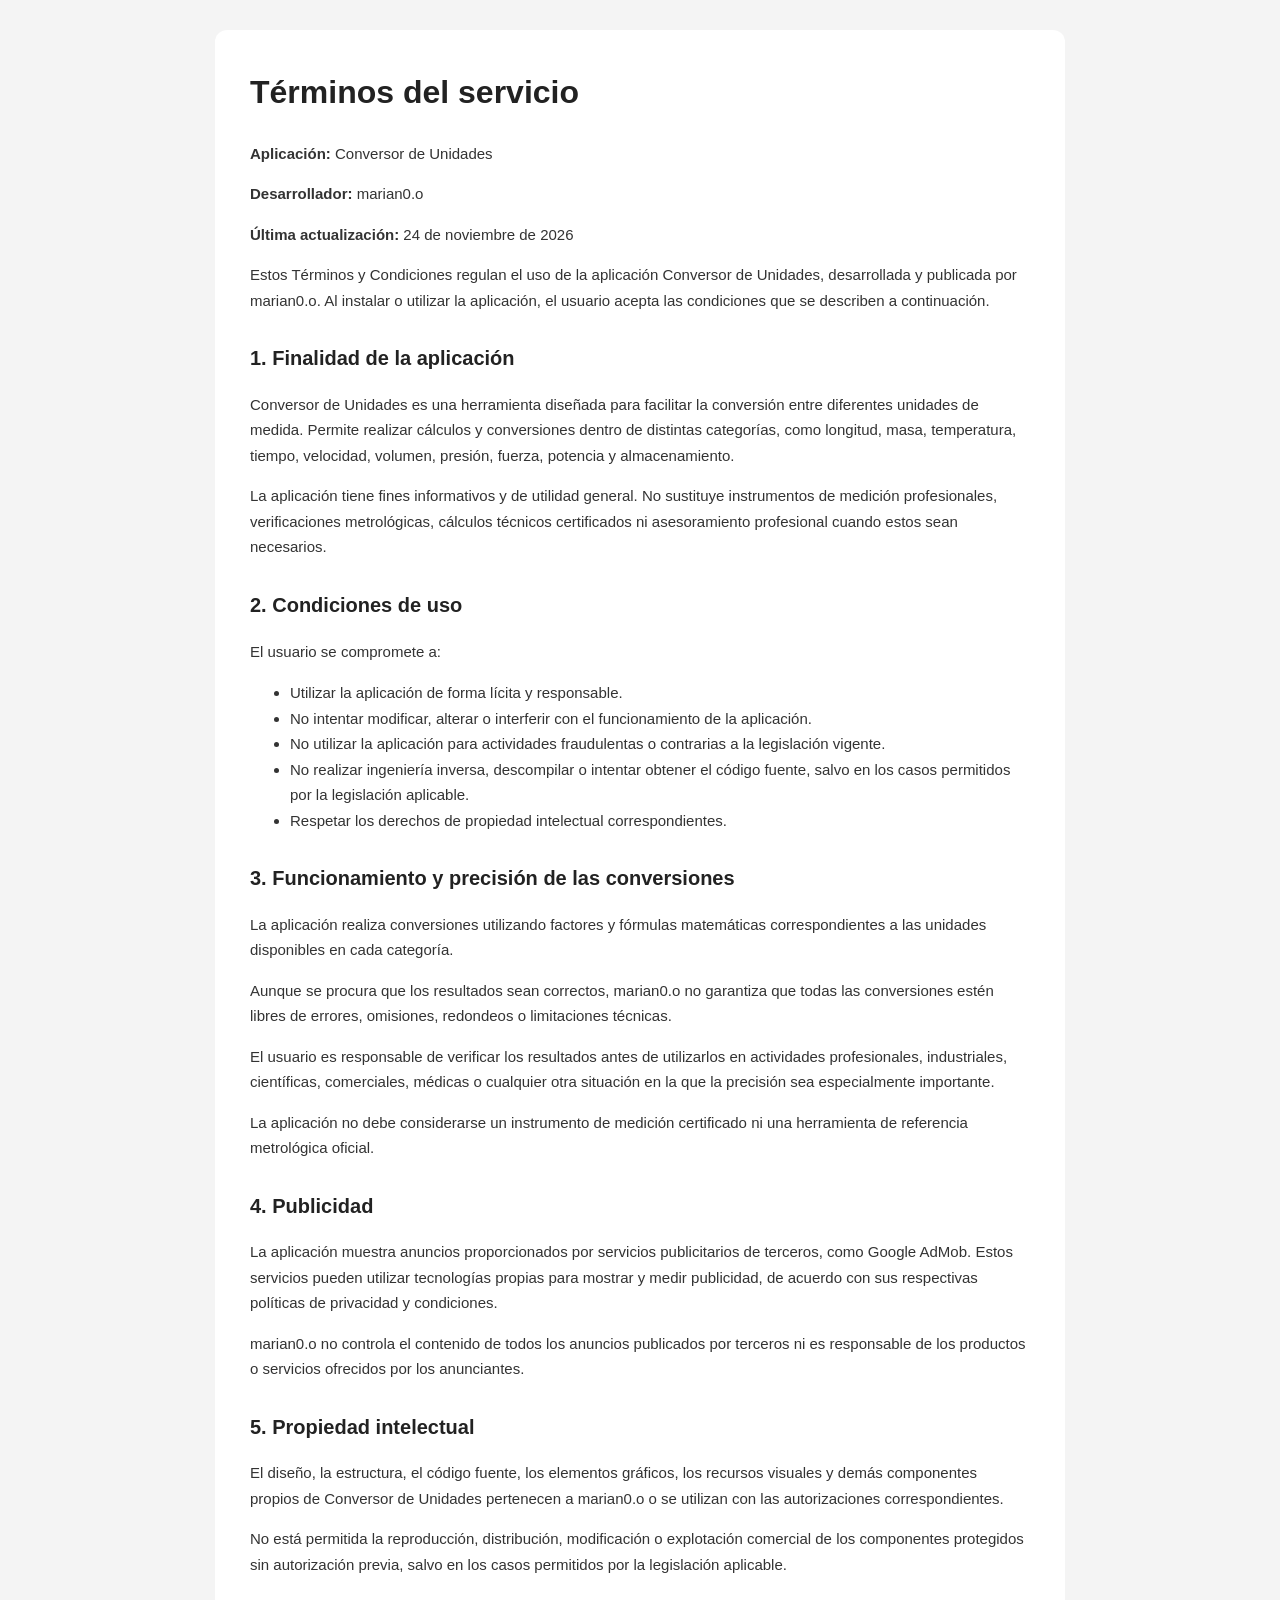
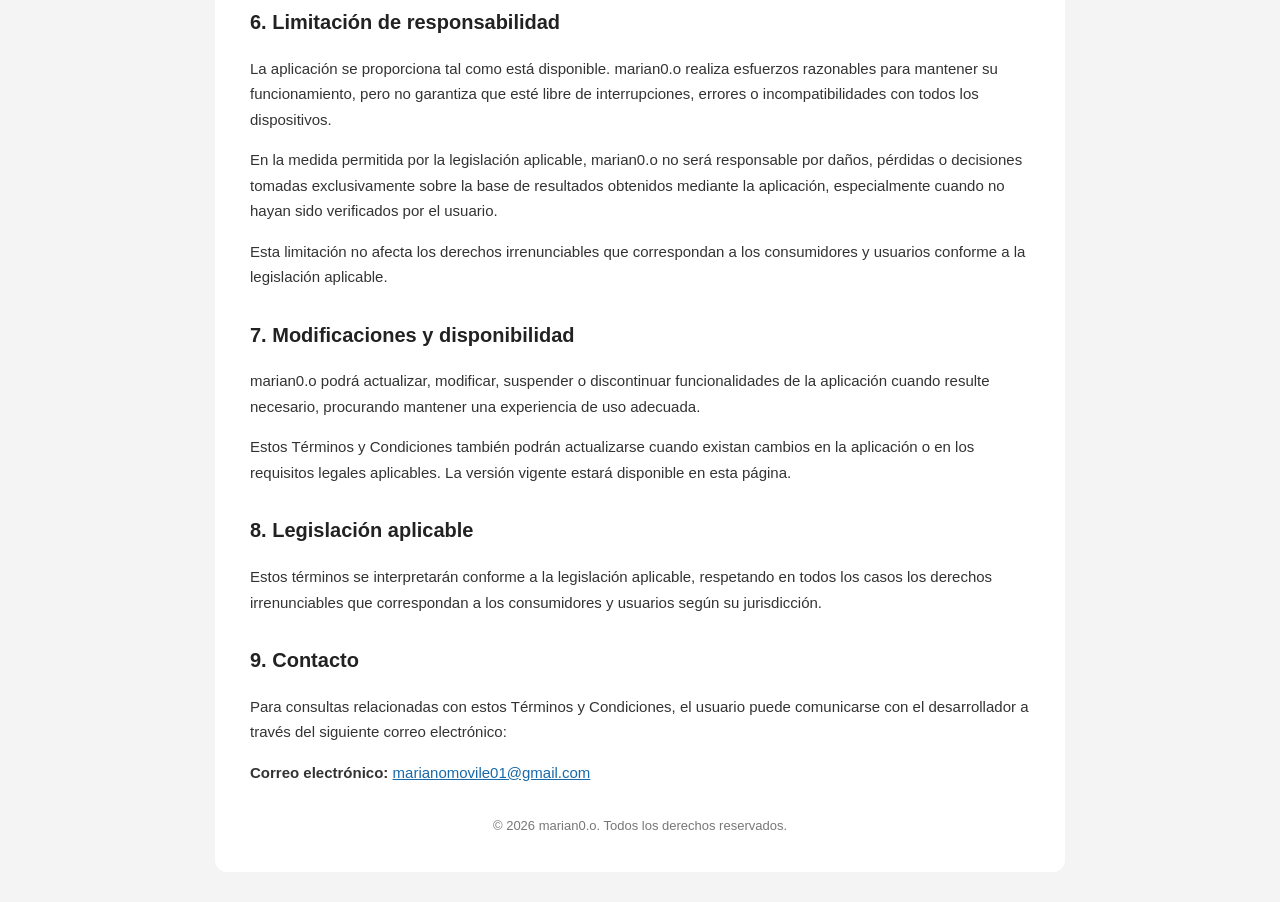
<file: ConversorDeUnidades/TerminosDelServicio.html>
<!DOCTYPE html>
<html lang="es">
<head>
    <meta charset="UTF-8">
    <meta name="viewport" content="width=device-width, initial-scale=1.0">

    <title>Términos y Condiciones - Conversor de Unidades | marian0.o</title>

    <meta name="description" content="Términos y condiciones de uso de Conversor de Unidades, aplicación desarrollada por marian0.o.">

    <style>
        * {
            box-sizing: border-box;
        }

        body {
            margin: 0;
            padding: 30px 16px;
            font-family: Arial, sans-serif;
            line-height: 1.7;
            color: #333;
            background: #f4f4f4;
        }

        main {
            max-width: 850px;
            margin: 0 auto;
            padding: 35px;
            background: #fff;
            border-radius: 12px;
        }

        h1, h2 {
            color: #222;
        }

        h1 {
            margin-top: 0;
        }

        h2 {
            margin-top: 28px;
            font-size: 20px;
        }

        p, li {
            font-size: 15px;
        }

        footer {
            margin-top: 30px;
            text-align: center;
            color: #777;
            font-size: 13px;
        }

        a {
            color: #1769aa;
        }

        @media (max-width: 600px) {
            main {
                padding: 22px;
            }
        }
    </style>
</head>

<body>

<main>
    <h1>Términos del servicio</h1>

    <p><strong>Aplicación:</strong> Conversor de Unidades</p>
    <p><strong>Desarrollador:</strong> marian0.o</p>
    <p><strong>Última actualización:</strong> 24 de noviembre de 2026</p>

    <p>
        Estos Términos y Condiciones regulan el uso de la aplicación
        Conversor de Unidades, desarrollada y publicada por marian0.o.
        Al instalar o utilizar la aplicación, el usuario acepta
        las condiciones que se describen a continuación.
    </p>

    <h2>1. Finalidad de la aplicación</h2>

    <p>
        Conversor de Unidades es una herramienta diseñada para
        facilitar la conversión entre diferentes unidades de medida.
        Permite realizar cálculos y conversiones dentro de distintas
        categorías, como longitud, masa, temperatura, tiempo,
        velocidad, volumen, presión, fuerza, potencia y almacenamiento.
    </p>

    <p>
        La aplicación tiene fines informativos y de utilidad general.
        No sustituye instrumentos de medición profesionales,
        verificaciones metrológicas, cálculos técnicos certificados
        ni asesoramiento profesional cuando estos sean necesarios.
    </p>

    <h2>2. Condiciones de uso</h2>

    <p>El usuario se compromete a:</p>

    <ul>
        <li>Utilizar la aplicación de forma lícita y responsable.</li>
        <li>No intentar modificar, alterar o interferir con el funcionamiento de la aplicación.</li>
        <li>No utilizar la aplicación para actividades fraudulentas o contrarias a la legislación vigente.</li>
        <li>No realizar ingeniería inversa, descompilar o intentar obtener el código fuente, salvo en los casos permitidos por la legislación aplicable.</li>
        <li>Respetar los derechos de propiedad intelectual correspondientes.</li>
    </ul>

    <h2>3. Funcionamiento y precisión de las conversiones</h2>

    <p>
        La aplicación realiza conversiones utilizando factores
        y fórmulas matemáticas correspondientes a las unidades
        disponibles en cada categoría.
    </p>

    <p>
        Aunque se procura que los resultados sean correctos,
        marian0.o no garantiza que todas las conversiones estén
        libres de errores, omisiones, redondeos o limitaciones
        técnicas.
    </p>

    <p>
        El usuario es responsable de verificar los resultados
        antes de utilizarlos en actividades profesionales,
        industriales, científicas, comerciales, médicas o
        cualquier otra situación en la que la precisión sea
        especialmente importante.
    </p>

    <p>
        La aplicación no debe considerarse un instrumento de
        medición certificado ni una herramienta de referencia
        metrológica oficial.
    </p>

    <h2>4. Publicidad</h2>

    <p>
        La aplicación muestra anuncios proporcionados por
        servicios publicitarios de terceros, como Google AdMob.
        Estos servicios pueden utilizar tecnologías propias para
        mostrar y medir publicidad, de acuerdo con sus respectivas
        políticas de privacidad y condiciones.
    </p>

    <p>
        marian0.o no controla el contenido de todos los anuncios
        publicados por terceros ni es responsable de los productos
        o servicios ofrecidos por los anunciantes.
    </p>

    <h2>5. Propiedad intelectual</h2>

    <p>
        El diseño, la estructura, el código fuente, los elementos
        gráficos, los recursos visuales y demás componentes propios
        de Conversor de Unidades pertenecen a marian0.o o se
        utilizan con las autorizaciones correspondientes.
    </p>

    <p>
        No está permitida la reproducción, distribución,
        modificación o explotación comercial de los componentes
        protegidos sin autorización previa, salvo en los casos
        permitidos por la legislación aplicable.
    </p>

    <h2>6. Limitación de responsabilidad</h2>

    <p>
        La aplicación se proporciona tal como está disponible.
        marian0.o realiza esfuerzos razonables para mantener su
        funcionamiento, pero no garantiza que esté libre de
        interrupciones, errores o incompatibilidades con todos
        los dispositivos.
    </p>

    <p>
        En la medida permitida por la legislación aplicable,
        marian0.o no será responsable por daños, pérdidas o
        decisiones tomadas exclusivamente sobre la base de
        resultados obtenidos mediante la aplicación, especialmente
        cuando no hayan sido verificados por el usuario.
    </p>

    <p>
        Esta limitación no afecta los derechos irrenunciables
        que correspondan a los consumidores y usuarios conforme
        a la legislación aplicable.
    </p>

    <h2>7. Modificaciones y disponibilidad</h2>

    <p>
        marian0.o podrá actualizar, modificar, suspender o
        discontinuar funcionalidades de la aplicación cuando
        resulte necesario, procurando mantener una experiencia
        de uso adecuada.
    </p>

    <p>
        Estos Términos y Condiciones también podrán actualizarse
        cuando existan cambios en la aplicación o en los requisitos
        legales aplicables. La versión vigente estará disponible
        en esta página.
    </p>

    <h2>8. Legislación aplicable</h2>

    <p>
        Estos términos se interpretarán conforme a la legislación
        aplicable, respetando en todos los casos los derechos
        irrenunciables que correspondan a los consumidores
        y usuarios según su jurisdicción.
    </p>

    <h2>9. Contacto</h2>

    <p>
        Para consultas relacionadas con estos Términos y
        Condiciones, el usuario puede comunicarse con el
        desarrollador a través del siguiente correo electrónico:
    </p>

    <p>
        <strong>Correo electrónico:</strong>
        <a href="mailto:marianomovile01@gmail.com">
            marianomovile01@gmail.com
        </a>
    </p>

    <footer>
        © 2026 marian0.o. Todos los derechos reservados.
    </footer>
</main>

</body>
</html>
</file>
<file: css/style.css>
* {
    box-sizing: border-box;
}


body {

    margin: 0;

    min-height: 100vh;

    display: flex;

    flex-direction: column;

    justify-content: center;

    align-items: center;

    background: #1e1e1e;

    font-family: Arial, Helvetica, sans-serif;
}


.container {

    width: 100%;

    display: flex;

    flex-direction: row;

    justify-content: center;

    align-items: flex-start;

    gap: 40px;

    padding: 20px;
}


.app-container {

    display: flex;

    flex-direction: column;

    align-items: center;
}


.app-card {

    width: 280px;

    height: 280px;

    display: flex;

    justify-content: center;

    align-items: center;

    background: #2b2b2b;

    border-radius: 35px;

    text-decoration: none;

    box-shadow:
        0 10px 30px rgba(0,0,0,0.5);

    transition:
        transform .25s ease,
        box-shadow .25s ease;
}


.app-card:hover {

    transform: scale(1.05);

    box-shadow:
        0 15px 40px rgba(0,0,0,0.7);
}


.app-card img {

    width: 85%;

    height: 85%;

    object-fit: contain;

    border-radius: 25px;
}


.app-container h2 {

    margin: 15px 0 0 0;

    color: white;

    font-size: 20px;

    font-weight: normal;

    text-align: center;
}


footer {

    position: fixed;

    bottom: 15px;

    color: #777;

    font-size: 14px;
}


@media(max-width:700px) {

    .container {

        flex-direction: column;

        gap: 30px;

        align-items: center;
    }


    .app-card {

        width: 220px;

        height: 220px;
    }


    .app-container h2 {

        font-size: 18px;

    }

}
</file>
